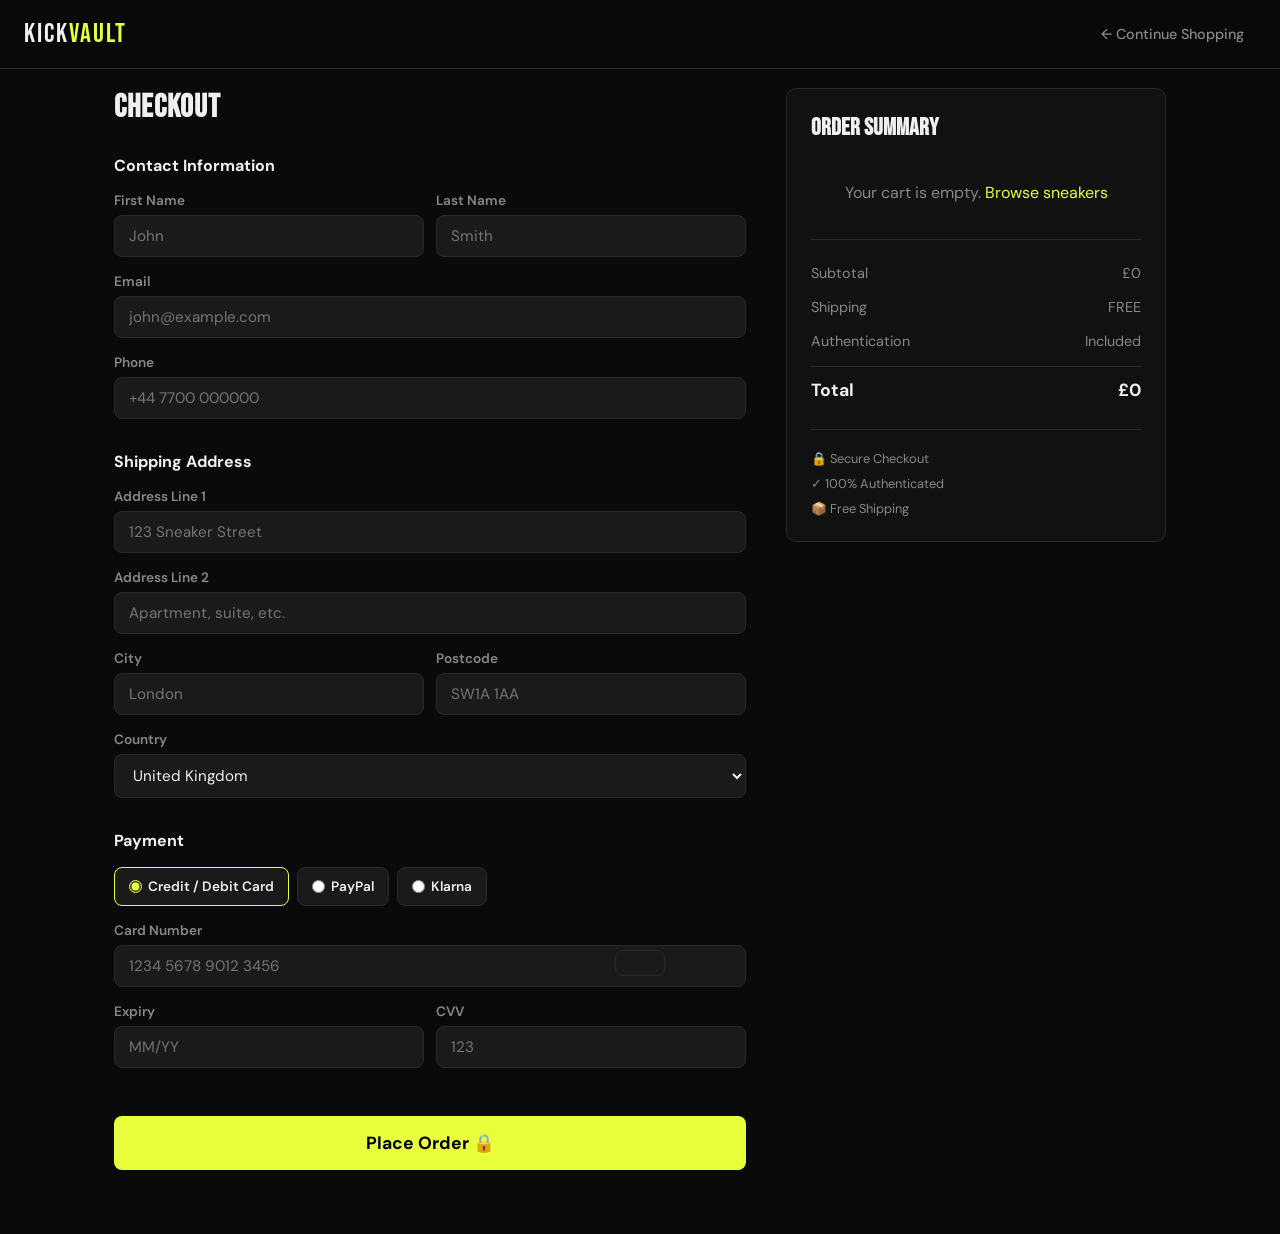
<file: kickvault/checkout.html>
<!DOCTYPE html>
<html lang="en">
<head>
  <meta charset="UTF-8" />
  <meta name="viewport" content="width=device-width, initial-scale=1.0" />
  <title>Checkout — KickVault</title>
  <link rel="stylesheet" href="css/style.css" />
  <link rel="preconnect" href="https://fonts.googleapis.com" />
  <link href="https://fonts.googleapis.com/css2?family=Bebas+Neue&family=DM+Sans:wght@300;400;500;600;700&display=swap" rel="stylesheet" />
</head>
<body>
  <nav class="nav" id="nav">
    <div class="nav-inner">
      <a href="index.html" class="logo">KICK<span>VAULT</span></a>
      <div class="nav-links">
        <a href="browse.html">← Continue Shopping</a>
      </div>
    </div>
  </nav>

  <div class="checkout-page">
    <div class="checkout-left">
      <h2>Checkout</h2>

      <div class="checkout-section">
        <h3>Contact Information</h3>
        <div class="form-row">
          <div class="form-group"><label>First Name</label><input type="text" placeholder="John" /></div>
          <div class="form-group"><label>Last Name</label><input type="text" placeholder="Smith" /></div>
        </div>
        <div class="form-group"><label>Email</label><input type="email" placeholder="john@example.com" /></div>
        <div class="form-group"><label>Phone</label><input type="tel" placeholder="+44 7700 000000" /></div>
      </div>

      <div class="checkout-section">
        <h3>Shipping Address</h3>
        <div class="form-group"><label>Address Line 1</label><input type="text" placeholder="123 Sneaker Street" /></div>
        <div class="form-group"><label>Address Line 2</label><input type="text" placeholder="Apartment, suite, etc." /></div>
        <div class="form-row">
          <div class="form-group"><label>City</label><input type="text" placeholder="London" /></div>
          <div class="form-group"><label>Postcode</label><input type="text" placeholder="SW1A 1AA" /></div>
        </div>
        <div class="form-group"><label>Country</label>
          <select><option>United Kingdom</option><option>United States</option><option>Germany</option><option>France</option></select>
        </div>
      </div>

      <div class="checkout-section">
        <h3>Payment</h3>
        <div class="payment-methods">
          <label class="pay-method active"><input type="radio" name="pay" value="card" checked /> Credit / Debit Card</label>
          <label class="pay-method"><input type="radio" name="pay" value="paypal" /> PayPal</label>
          <label class="pay-method"><input type="radio" name="pay" value="klarna" /> Klarna</label>
        </div>
        <div class="form-group"><label>Card Number</label><input type="text" placeholder="1234 5678 9012 3456" maxlength="19" /></div>
        <div class="form-row">
          <div class="form-group"><label>Expiry</label><input type="text" placeholder="MM/YY" maxlength="5" /></div>
          <div class="form-group"><label>CVV</label><input type="text" placeholder="123" maxlength="4" /></div>
        </div>
      </div>

      <button class="btn-primary" style="width:100%;font-size:1.1rem;padding:16px" onclick="placeOrder()">Place Order 🔒</button>
    </div>

    <div class="checkout-right">
      <h3>Order Summary</h3>
      <div id="checkoutItems"></div>
      <div class="checkout-totals">
        <div class="total-row"><span>Subtotal</span><span id="checkoutSubtotal">£0</span></div>
        <div class="total-row"><span>Shipping</span><span>FREE</span></div>
        <div class="total-row"><span>Authentication</span><span>Included</span></div>
        <div class="total-row big"><span>Total</span><span id="checkoutTotal">£0</span></div>
      </div>
      <div class="checkout-badge">
        <span>🔒 Secure Checkout</span>
        <span>✓ 100% Authenticated</span>
        <span>📦 Free Shipping</span>
      </div>
    </div>
  </div>

  <div class="toast" id="toast"></div>

  <!-- Order Confirmation Modal -->
  <div class="modal-overlay" id="confirmModal" style="display:none">
    <div class="confirm-modal">
      <div class="confirm-icon">✓</div>
      <h2>Order Confirmed!</h2>
      <p>Your order has been placed successfully. We'll authenticate your sneakers and ship them within 3-5 business days.</p>
      <p class="order-num">Order #KV-<span id="orderNum"></span></p>
      <a href="index.html" class="btn-primary">Back to Home</a>
    </div>
  </div>

  <script src="js/data.js"></script>
  <script src="js/cart.js"></script>
  <script src="js/app.js"></script>
  <script src="js/checkout.js"></script>
</body>
</html>
</file>
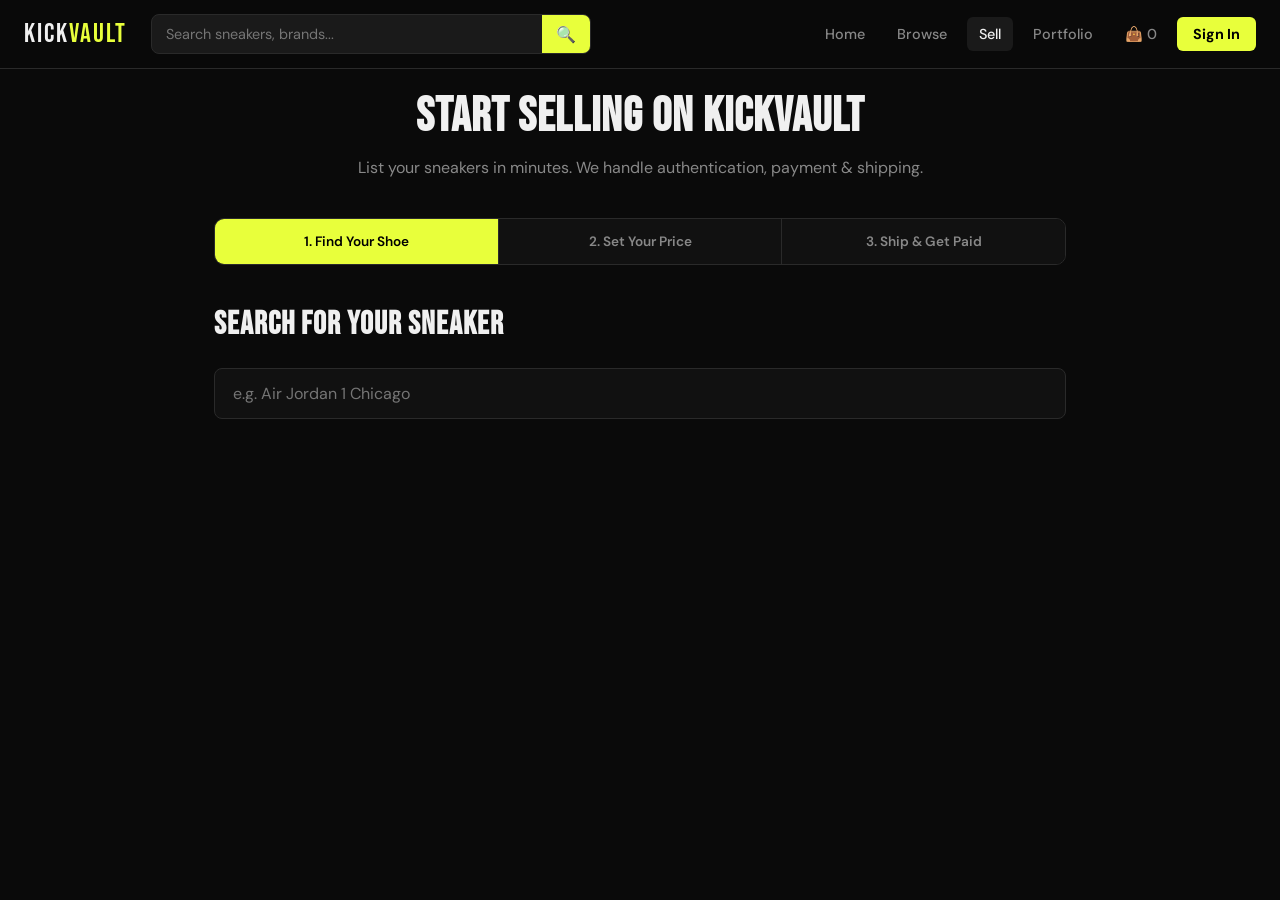
<file: kickvault/sell.html>
<!DOCTYPE html>
<html lang="en">
<head>
  <meta charset="UTF-8" />
  <meta name="viewport" content="width=device-width, initial-scale=1.0" />
  <title>Sell — KickVault</title>
  <link rel="stylesheet" href="css/style.css" />
  <link rel="preconnect" href="https://fonts.googleapis.com" />
  <link href="https://fonts.googleapis.com/css2?family=Bebas+Neue&family=DM+Sans:wght@300;400;500;600;700&display=swap" rel="stylesheet" />
</head>
<body>

  <nav class="nav" id="nav">
    <div class="nav-inner">
      <a href="index.html" class="logo">KICK<span>VAULT</span></a>
      <div class="nav-search">
        <input type="text" id="searchInput" placeholder="Search sneakers, brands..." />
        <button onclick="handleSearch()">&#128269;</button>
      </div>
      <div class="nav-links">
        <a href="index.html">Home</a>
        <a href="browse.html">Browse</a>
        <a href="sell.html" class="active">Sell</a>
        <a href="portfolio.html">Portfolio</a>
        <a href="#" class="nav-cart" onclick="openCart()">&#128092; <span id="cartCount">0</span></a>
        <a href="login.html" class="btn-nav">Sign In</a>
      </div>
      <button class="hamburger" onclick="toggleMenu()">&#9776;</button>
    </div>
    <div class="mobile-menu" id="mobileMenu">
      <a href="index.html">Home</a>
      <a href="browse.html">Browse</a>
      <a href="sell.html">Sell</a>
      <a href="portfolio.html">Portfolio</a>
      <a href="login.html">Sign In</a>
    </div>
  </nav>

  <div class="sell-page">
    <div class="sell-hero">
      <h1>Start Selling on KickVault</h1>
      <p>List your sneakers in minutes. We handle authentication, payment & shipping.</p>
    </div>

    <div class="sell-steps-bar">
      <div class="sell-step active" id="step-tab-1">1. Find Your Shoe</div>
      <div class="sell-step" id="step-tab-2">2. Set Your Price</div>
      <div class="sell-step" id="step-tab-3">3. Ship & Get Paid</div>
    </div>

    <div class="sell-form-wrap">
      <!-- STEP 1 -->
      <div class="sell-step-content active" id="step1">
        <h2>Search for your sneaker</h2>
        <div class="sell-search">
          <input type="text" id="sellSearch" placeholder="e.g. Air Jordan 1 Chicago" oninput="searchSellProducts(this.value)" />
        </div>
        <div class="sell-results" id="sellResults"></div>
        <div class="selected-shoe" id="selectedShoe" style="display:none">
          <h3>Selected:</h3>
          <div id="selectedShoeCard"></div>
          <button class="btn-primary" onclick="goToStep(2)">Continue →</button>
        </div>
      </div>

      <!-- STEP 2 -->
      <div class="sell-step-content" id="step2">
        <h2>Set your ask price</h2>
        <div class="price-inputs" id="sellPriceSection">
          <div class="price-info" id="sellPriceInfo"></div>
          <div class="ask-form">
            <label>Your Ask Price (£)</label>
            <div class="ask-input-wrap">
              <span>£</span>
              <input type="number" id="askPrice" placeholder="0" oninput="updatePayout()" />
            </div>
            <div class="size-selector">
              <label>Size (UK)</label>
              <div class="size-grid" id="sellSizeGrid">
                <button class="size-btn" onclick="selectSellSize(this,'6')">6</button>
                <button class="size-btn" onclick="selectSellSize(this,'6.5')">6.5</button>
                <button class="size-btn" onclick="selectSellSize(this,'7')">7</button>
                <button class="size-btn" onclick="selectSellSize(this,'7.5')">7.5</button>
                <button class="size-btn" onclick="selectSellSize(this,'8')">8</button>
                <button class="size-btn" onclick="selectSellSize(this,'8.5')">8.5</button>
                <button class="size-btn" onclick="selectSellSize(this,'9')">9</button>
                <button class="size-btn" onclick="selectSellSize(this,'9.5')">9.5</button>
                <button class="size-btn" onclick="selectSellSize(this,'10')">10</button>
                <button class="size-btn" onclick="selectSellSize(this,'11')">11</button>
                <button class="size-btn" onclick="selectSellSize(this,'12')">12</button>
              </div>
            </div>
            <div class="payout-summary" id="payoutSummary" style="display:none">
              <div class="payout-row"><span>Your Ask</span><span id="payoutAsk">£0</span></div>
              <div class="payout-row"><span>Seller Fee (9.5%)</span><span id="payoutFee">-£0</span></div>
              <div class="payout-row"><span>Processing</span><span>-£5.00</span></div>
              <div class="payout-row total"><span>You Receive</span><span id="payoutNet">£0</span></div>
            </div>
          </div>
        </div>
        <div class="step-nav">
          <button class="btn-secondary" onclick="goToStep(1)">← Back</button>
          <button class="btn-primary" onclick="goToStep(3)">Continue →</button>
        </div>
      </div>

      <!-- STEP 3 -->
      <div class="sell-step-content" id="step3">
        <h2>Almost there!</h2>
        <div class="final-form">
          <div class="form-group">
            <label>Full Name</label>
            <input type="text" placeholder="John Smith" />
          </div>
          <div class="form-group">
            <label>Email</label>
            <input type="email" placeholder="john@example.com" />
          </div>
          <div class="form-group">
            <label>PayPal / Bank Details</label>
            <input type="text" placeholder="PayPal email or bank account" />
          </div>
          <div class="form-group">
            <label>Collection Address</label>
            <textarea placeholder="We'll arrange a courier to collect your item"></textarea>
          </div>
          <div class="listing-summary" id="listingSummary"></div>
          <div class="step-nav">
            <button class="btn-secondary" onclick="goToStep(2)">← Back</button>
            <button class="btn-primary" onclick="submitListing()">List My Shoe 🚀</button>
          </div>
        </div>
      </div>
    </div>
  </div>

  <!-- CART -->
  <div class="cart-overlay" id="cartOverlay" onclick="closeCart()"></div>
  <div class="cart-sidebar" id="cartSidebar">
    <div class="cart-header">
      <h3>Your Cart</h3>
      <button onclick="closeCart()">✕</button>
    </div>
    <div class="cart-items" id="cartItems"><p class="cart-empty">Your cart is empty.</p></div>
    <div class="cart-footer">
      <div class="cart-total">Total: <span id="cartTotal">£0.00</span></div>
      <a href="checkout.html" class="btn-primary" style="display:block;text-align:center;margin-top:12px">Checkout</a>
    </div>
  </div>
  <div class="toast" id="toast"></div>

  <script src="js/data.js"></script>
  <script src="js/cart.js"></script>
  <script src="js/app.js"></script>
  <script src="js/sell.js"></script>
</body>
</html>
</file>
<file: kickvault/css/style.css>
/* ===== VARIABLES ===== */
:root {
  --bg: #0a0a0a;
  --bg2: #111111;
  --bg3: #1a1a1a;
  --border: #2a2a2a;
  --text: #f0f0f0;
  --text2: #888;
  --accent: #e8ff3b;
  --accent2: #ff3b3b;
  --green: #3bff8a;
  --red: #ff3b3b;
  --font-display: 'Bebas Neue', sans-serif;
  --font-body: 'DM Sans', sans-serif;
  --radius: 10px;
  --transition: 0.2s ease;
}

/* ===== RESET ===== */
*, *::before, *::after { box-sizing: border-box; margin: 0; padding: 0; }
html { scroll-behavior: smooth; }
body {
  font-family: var(--font-body);
  background: var(--bg);
  color: var(--text);
  min-height: 100vh;
  overflow-x: hidden;
}
a { text-decoration: none; color: inherit; }
img { max-width: 100%; display: block; }
input, select, textarea, button { font-family: var(--font-body); }

/* ===== NAV ===== */
.nav {
  position: fixed; top: 0; left: 0; right: 0; z-index: 100;
  background: rgba(10,10,10,0.95);
  backdrop-filter: blur(16px);
  border-bottom: 1px solid var(--border);
}
.nav-inner {
  max-width: 1400px; margin: 0 auto;
  display: flex; align-items: center; gap: 24px;
  padding: 0 24px; height: 68px;
}
.logo {
  font-family: var(--font-display);
  font-size: 1.7rem; letter-spacing: 2px;
  color: var(--text); white-space: nowrap;
}
.logo span { color: var(--accent); }
.nav-search {
  flex: 1; display: flex;
  background: var(--bg3); border: 1px solid var(--border);
  border-radius: 8px; overflow: hidden; max-width: 440px;
}
.nav-search input {
  flex: 1; background: transparent; border: none;
  padding: 10px 14px; color: var(--text); font-size: 0.9rem; outline: none;
}
.nav-search button {
  background: var(--accent); border: none; padding: 0 14px;
  cursor: pointer; font-size: 1rem; transition: opacity var(--transition);
}
.nav-search button:hover { opacity: 0.85; }
.nav-links {
  display: flex; align-items: center; gap: 8px; margin-left: auto;
}
.nav-links a {
  padding: 8px 12px; border-radius: 6px; font-size: 0.9rem;
  font-weight: 500; color: var(--text2); transition: color var(--transition), background var(--transition);
}
.nav-links a:hover, .nav-links a.active { color: var(--text); background: var(--bg3); }
.nav-cart { position: relative; }
.btn-nav {
  background: var(--accent) !important;
  color: #000 !important; font-weight: 700 !important;
  border-radius: 6px !important; padding: 8px 16px !important;
}
.btn-nav:hover { opacity: 0.9; background: var(--accent) !important; }
.hamburger {
  display: none; background: none; border: none;
  font-size: 1.5rem; color: var(--text); cursor: pointer;
}
.mobile-menu {
  display: none; flex-direction: column;
  background: var(--bg2); border-top: 1px solid var(--border);
  padding: 12px 24px;
}
.mobile-menu a { padding: 10px 0; border-bottom: 1px solid var(--border); color: var(--text2); }
.mobile-menu.open { display: flex; }

/* ===== BUTTONS ===== */
.btn-primary {
  background: var(--accent); color: #000;
  border: none; border-radius: 8px;
  padding: 12px 28px; font-weight: 700;
  font-size: 0.95rem; cursor: pointer;
  transition: transform var(--transition), opacity var(--transition);
  display: inline-block;
}
.btn-primary:hover { transform: translateY(-1px); opacity: 0.9; }
.btn-secondary {
  background: transparent; color: var(--text);
  border: 1px solid var(--border); border-radius: 8px;
  padding: 12px 28px; font-weight: 600;
  font-size: 0.95rem; cursor: pointer;
  transition: border-color var(--transition), background var(--transition);
  display: inline-block;
}
.btn-secondary:hover { border-color: var(--text2); background: var(--bg3); }

/* ===== HERO ===== */
.hero {
  min-height: 100vh; display: flex; align-items: center;
  position: relative; overflow: hidden; padding-top: 68px;
  padding: 68px 24px 0;
}
.hero-bg {
  position: absolute; inset: 0; z-index: 0;
  background: radial-gradient(ellipse 80% 60% at 70% 50%, rgba(232,255,59,0.07) 0%, transparent 70%),
              radial-gradient(ellipse 40% 40% at 20% 80%, rgba(255,59,59,0.05) 0%, transparent 60%);
}
.hero-content {
  position: relative; z-index: 1; max-width: 600px;
  margin: 0 auto 0 calc((100vw - 1200px) / 2);
  padding: 80px 0;
}
.hero-tag {
  display: inline-flex; align-items: center; gap: 8px;
  background: rgba(232,255,59,0.1); border: 1px solid rgba(232,255,59,0.3);
  color: var(--accent); padding: 6px 14px; border-radius: 100px;
  font-size: 0.8rem; font-weight: 600; letter-spacing: 0.5px;
  margin-bottom: 24px; text-transform: uppercase;
}
.hero h1 {
  font-family: var(--font-display);
  font-size: clamp(3.5rem, 7vw, 6rem);
  line-height: 0.95; letter-spacing: 1px;
  margin-bottom: 20px;
}
.hero h1 span { color: var(--accent); }
.hero-sub {
  color: var(--text2); font-size: 1.1rem; line-height: 1.7;
  max-width: 440px; margin-bottom: 36px;
}
.hero-cta { display: flex; gap: 12px; flex-wrap: wrap; margin-bottom: 56px; }
.hero-stats { display: flex; gap: 40px; }
.stat span {
  font-family: var(--font-display);
  font-size: 2.2rem; color: var(--accent); display: block;
}
.stat p { color: var(--text2); font-size: 0.85rem; }

.hero-shoe {
  position: absolute; right: 0; top: 50%; transform: translateY(-50%);
  width: 55%; z-index: 0; opacity: 0.9;
}
.hero-shoe img { width: 100%; filter: drop-shadow(0 40px 80px rgba(232,255,59,0.2)); }

/* ===== TICKER ===== */
.ticker-wrap {
  background: var(--accent); color: #000; overflow: hidden;
  padding: 10px 0; white-space: nowrap;
}
.ticker {
  display: inline-block;
  animation: ticker 30s linear infinite;
  font-weight: 600; font-size: 0.85rem; letter-spacing: 0.3px;
}
@keyframes ticker { 0% { transform: translateX(0); } 100% { transform: translateX(-50%); } }

/* ===== SECTIONS ===== */
.section {
  max-width: 1400px; margin: 0 auto; padding: 64px 24px;
}
.section-header {
  display: flex; align-items: center; justify-content: space-between;
  margin-bottom: 28px;
}
.section-header h2 {
  font-family: var(--font-display);
  font-size: 2.2rem; letter-spacing: 1px;
}
.section-header a { color: var(--accent); font-weight: 600; font-size: 0.9rem; }

/* ===== PRODUCT GRID ===== */
.product-grid {
  display: grid;
  grid-template-columns: repeat(auto-fill, minmax(220px, 1fr));
  gap: 16px;
}
.product-grid.wide {
  grid-template-columns: repeat(auto-fill, minmax(200px, 1fr));
}

.product-card {
  background: var(--bg2); border: 1px solid var(--border);
  border-radius: var(--radius); overflow: hidden; cursor: pointer;
  transition: transform 0.25s ease, border-color 0.25s ease, box-shadow 0.25s ease;
  position: relative;
}
.product-card:hover {
  transform: translateY(-4px);
  border-color: rgba(232,255,59,0.3);
  box-shadow: 0 12px 40px rgba(0,0,0,0.4);
}
.product-card-img {
  background: var(--bg3); padding: 20px;
  aspect-ratio: 1; display: flex; align-items: center; justify-content: center;
  overflow: hidden;
}
.product-card-img img {
  width: 100%; height: 100%; object-fit: contain;
  transition: transform 0.3s ease;
}
.product-card:hover .product-card-img img { transform: scale(1.05) rotate(-2deg); }
.product-card-body { padding: 14px; }
.product-card-brand {
  font-size: 0.7rem; font-weight: 700; color: var(--accent);
  text-transform: uppercase; letter-spacing: 1px; margin-bottom: 4px;
}
.product-card-name {
  font-size: 0.85rem; font-weight: 600; margin-bottom: 8px;
  line-height: 1.4; color: var(--text);
  display: -webkit-box; -webkit-line-clamp: 2; -webkit-box-orient: vertical; overflow: hidden;
}
.product-card-price {
  display: flex; align-items: center; justify-content: space-between;
}
.product-card-price .price {
  font-family: var(--font-display); font-size: 1.3rem; color: var(--text);
}
.product-card-price .change {
  font-size: 0.75rem; font-weight: 600; padding: 2px 8px;
  border-radius: 4px;
}
.change.up { background: rgba(59,255,138,0.1); color: var(--green); }
.change.down { background: rgba(255,59,59,0.1); color: var(--red); }
.product-card-actions {
  padding: 0 14px 14px; display: flex; gap: 8px;
}
.product-card-actions button {
  flex: 1; padding: 8px; border-radius: 6px;
  font-size: 0.8rem; font-weight: 600; cursor: pointer;
  transition: all var(--transition); border: none;
}
.btn-buy { background: var(--accent); color: #000; }
.btn-buy:hover { opacity: 0.85; }
.btn-wish { background: var(--bg3); color: var(--text2); border: 1px solid var(--border) !important; }
.btn-wish:hover { border-color: var(--text) !important; color: var(--text); }

/* ===== CATEGORIES ===== */
.categories-section {
  max-width: 1400px; margin: 0 auto; padding: 0 24px 64px;
}
.categories-section h2 {
  font-family: var(--font-display); font-size: 2.2rem;
  margin-bottom: 28px; letter-spacing: 1px;
}
.categories-grid {
  display: grid;
  grid-template-columns: repeat(auto-fill, minmax(180px, 1fr));
  gap: 16px;
}
.cat-card {
  background: var(--bg2); border: 1px solid var(--border);
  border-radius: var(--radius); overflow: hidden;
  transition: transform 0.2s ease, border-color 0.2s ease;
  cursor: pointer;
}
.cat-card:hover {
  transform: translateY(-3px);
  border-color: var(--accent);
}
.cat-img { background: var(--bg3); padding: 24px; }
.cat-img img { width: 100%; height: 80px; object-fit: contain; }
.cat-card span {
  display: block; padding: 10px 14px;
  font-weight: 700; font-size: 0.85rem;
  color: var(--accent);
}

/* ===== HOW IT WORKS ===== */
.how-section {
  background: var(--bg2); border-top: 1px solid var(--border);
  border-bottom: 1px solid var(--border);
  padding: 80px 24px;
}
.how-section h2 {
  font-family: var(--font-display); font-size: 2.5rem;
  text-align: center; margin-bottom: 56px; letter-spacing: 1px;
}
.steps {
  max-width: 1000px; margin: 0 auto;
  display: grid; grid-template-columns: repeat(auto-fit, minmax(200px, 1fr));
  gap: 32px;
}
.step { text-align: center; }
.step-num {
  font-family: var(--font-display); font-size: 4rem;
  color: var(--accent); opacity: 0.3; line-height: 1;
  margin-bottom: 12px;
}
.step h3 { font-size: 1.1rem; margin-bottom: 8px; }
.step p { color: var(--text2); font-size: 0.9rem; line-height: 1.6; }

/* ===== FOOTER ===== */
.footer {
  background: var(--bg2); border-top: 1px solid var(--border);
  padding: 64px 24px 24px;
}
.footer-inner {
  max-width: 1200px; margin: 0 auto;
  display: grid; grid-template-columns: 1fr 2fr;
  gap: 64px; margin-bottom: 48px;
}
.footer-brand .logo { font-size: 1.5rem; margin-bottom: 12px; }
.footer-brand p { color: var(--text2); font-size: 0.9rem; line-height: 1.6; max-width: 260px; }
.footer-links { display: grid; grid-template-columns: repeat(3, 1fr); gap: 32px; }
.footer-links h4 { font-size: 0.8rem; text-transform: uppercase; letter-spacing: 1px; color: var(--text2); margin-bottom: 16px; }
.footer-links a { display: block; color: var(--text2); font-size: 0.9rem; margin-bottom: 10px; transition: color var(--transition); }
.footer-links a:hover { color: var(--text); }
.footer-bottom {
  max-width: 1200px; margin: 0 auto;
  border-top: 1px solid var(--border); padding-top: 24px;
  color: var(--text2); font-size: 0.8rem;
}

/* ===== CART ===== */
.cart-overlay {
  display: none; position: fixed; inset: 0; background: rgba(0,0,0,0.6); z-index: 200;
}
.cart-overlay.open { display: block; }
.cart-sidebar {
  position: fixed; top: 0; right: -420px; bottom: 0; width: 400px;
  background: var(--bg2); border-left: 1px solid var(--border);
  z-index: 201; display: flex; flex-direction: column;
  transition: right 0.3s ease;
}
.cart-sidebar.open { right: 0; }
.cart-header {
  display: flex; align-items: center; justify-content: space-between;
  padding: 20px 24px; border-bottom: 1px solid var(--border);
}
.cart-header h3 { font-size: 1.1rem; font-weight: 700; }
.cart-header button {
  background: none; border: none; color: var(--text2);
  font-size: 1.2rem; cursor: pointer;
}
.cart-items { flex: 1; overflow-y: auto; padding: 16px 24px; }
.cart-empty { color: var(--text2); text-align: center; padding: 40px 0; }
.cart-item {
  display: flex; gap: 12px; padding: 12px 0;
  border-bottom: 1px solid var(--border);
}
.cart-item-img {
  width: 64px; height: 64px; background: var(--bg3);
  border-radius: 8px; overflow: hidden; flex-shrink: 0;
  display: flex; align-items: center; justify-content: center;
  padding: 6px;
}
.cart-item-img img { width: 100%; object-fit: contain; }
.cart-item-info { flex: 1; }
.cart-item-info .brand { font-size: 0.7rem; color: var(--accent); font-weight: 600; text-transform: uppercase; }
.cart-item-info .name { font-size: 0.85rem; font-weight: 600; margin: 2px 0 4px; }
.cart-item-info .size { font-size: 0.75rem; color: var(--text2); }
.cart-item-right { text-align: right; }
.cart-item-right .price { font-family: var(--font-display); font-size: 1.2rem; }
.cart-item-right button {
  background: none; border: none; color: var(--red);
  cursor: pointer; font-size: 0.75rem; margin-top: 4px;
}
.cart-footer {
  padding: 16px 24px; border-top: 1px solid var(--border);
  background: var(--bg3);
}
.cart-total { font-size: 1.1rem; font-weight: 700; display: flex; justify-content: space-between; }

/* ===== TOAST ===== */
.toast {
  position: fixed; bottom: 24px; left: 50%; transform: translateX(-50%) translateY(100px);
  background: var(--bg3); border: 1px solid var(--border);
  color: var(--text); padding: 12px 24px; border-radius: 8px;
  font-weight: 600; font-size: 0.9rem; z-index: 500;
  transition: transform 0.3s ease; white-space: nowrap;
}
.toast.show { transform: translateX(-50%) translateY(0); }

/* ===== BROWSE PAGE ===== */
.browse-page {
  display: flex; max-width: 1400px; margin: 0 auto;
  padding: 88px 24px 64px; gap: 32px; min-height: 100vh;
}
.filters {
  width: 240px; flex-shrink: 0; position: sticky; top: 88px;
  align-self: flex-start;
}
.filters h3 {
  font-family: var(--font-display); font-size: 1.5rem;
  margin-bottom: 24px; letter-spacing: 1px;
}
.filter-group { margin-bottom: 28px; }
.filter-group > label {
  display: block; font-size: 0.8rem; text-transform: uppercase;
  letter-spacing: 1px; color: var(--text2); font-weight: 600; margin-bottom: 12px;
}
.filter-checkboxes { display: flex; flex-direction: column; gap: 8px; }
.filter-checkboxes label {
  display: flex; align-items: center; gap: 8px;
  font-size: 0.9rem; color: var(--text2); cursor: pointer;
  transition: color var(--transition);
}
.filter-checkboxes label:hover { color: var(--text); }
.filter-checkboxes input[type="checkbox"] { accent-color: var(--accent); }
.size-grid {
  display: grid; grid-template-columns: repeat(4, 1fr); gap: 6px;
}
.size-btn {
  background: var(--bg3); border: 1px solid var(--border);
  color: var(--text2); padding: 8px 4px; border-radius: 6px;
  font-size: 0.8rem; cursor: pointer; transition: all var(--transition);
}
.size-btn:hover, .size-btn.active {
  background: var(--accent); color: #000; border-color: var(--accent); font-weight: 700;
}
input[type="range"] {
  width: 100%; accent-color: var(--accent); margin-top: 8px;
}
.btn-clear {
  width: 100%; background: none; border: 1px solid var(--border);
  color: var(--text2); padding: 10px; border-radius: 8px;
  cursor: pointer; font-size: 0.85rem; transition: all var(--transition);
}
.btn-clear:hover { border-color: var(--red); color: var(--red); }
.browse-results { flex: 1; }
.browse-top {
  display: flex; align-items: center; justify-content: space-between;
  margin-bottom: 20px;
}
.browse-top h2 {
  font-family: var(--font-display); font-size: 1.8rem; letter-spacing: 1px;
}
select {
  background: var(--bg3); border: 1px solid var(--border);
  color: var(--text); padding: 8px 12px; border-radius: 8px;
  font-size: 0.9rem; cursor: pointer; outline: none;
}

/* ===== PRODUCT PAGE ===== */
.product-page {
  max-width: 1200px; margin: 0 auto; padding: 88px 24px 64px;
}
.product-detail {
  display: grid; grid-template-columns: 1fr 1fr; gap: 64px; margin-bottom: 64px;
}
.product-gallery {
  position: sticky; top: 88px; align-self: flex-start;
}
.product-main-img {
  background: var(--bg2); border: 1px solid var(--border);
  border-radius: var(--radius); padding: 40px;
  display: flex; align-items: center; justify-content: center;
  aspect-ratio: 1; margin-bottom: 12px;
}
.product-main-img img { width: 100%; object-fit: contain; }
.product-info h1 { font-family: var(--font-display); font-size: 2.2rem; line-height: 1.1; margin-bottom: 8px; }
.product-sku { color: var(--text2); font-size: 0.85rem; margin-bottom: 20px; }
.product-market {
  background: var(--bg2); border: 1px solid var(--border);
  border-radius: var(--radius); padding: 20px; margin-bottom: 24px;
}
.market-row {
  display: flex; justify-content: space-between; align-items: center;
  margin-bottom: 8px;
}
.market-row:last-child { margin-bottom: 0; }
.market-label { color: var(--text2); font-size: 0.85rem; }
.market-val { font-weight: 700; }
.market-price {
  font-family: var(--font-display); font-size: 2rem; color: var(--accent);
}
.product-sizes { margin-bottom: 24px; }
.product-sizes h3 { font-size: 0.9rem; font-weight: 600; margin-bottom: 12px; }
.product-sizes .size-grid { grid-template-columns: repeat(6, 1fr); }
.product-buy-actions { display: flex; flex-direction: column; gap: 12px; }
.product-buy-actions .btn-primary { width: 100%; text-align: center; padding: 16px; font-size: 1rem; }
.product-buy-actions .btn-secondary { width: 100%; text-align: center; }
.auth-badge {
  display: flex; align-items: center; gap: 8px; margin-top: 16px;
  color: var(--text2); font-size: 0.8rem;
}
.auth-badge::before { content: '✓'; color: var(--green); font-weight: 700; }
.product-stats {
  display: grid; grid-template-columns: repeat(4,1fr); gap: 12px; margin-bottom: 32px;
}
.pstat {
  background: var(--bg2); border: 1px solid var(--border);
  border-radius: 8px; padding: 14px; text-align: center;
}
.pstat span { display: block; font-family: var(--font-display); font-size: 1.4rem; color: var(--accent); }
.pstat p { font-size: 0.75rem; color: var(--text2); margin-top: 4px; }
.related-section { margin-top: 64px; }
.related-section h2 {
  font-family: var(--font-display); font-size: 1.8rem; margin-bottom: 20px; letter-spacing: 1px;
}

/* ===== SELL PAGE ===== */
.sell-page { max-width: 900px; margin: 0 auto; padding: 88px 24px 64px; }
.sell-hero { text-align: center; margin-bottom: 40px; }
.sell-hero h1 { font-family: var(--font-display); font-size: 3rem; letter-spacing: 1px; margin-bottom: 12px; }
.sell-hero p { color: var(--text2); }
.sell-steps-bar {
  display: flex; border: 1px solid var(--border);
  border-radius: var(--radius); overflow: hidden; margin-bottom: 40px;
}
.sell-step {
  flex: 1; padding: 14px; text-align: center;
  background: var(--bg2); color: var(--text2);
  font-size: 0.85rem; font-weight: 600;
  border-right: 1px solid var(--border); cursor: pointer;
  transition: all var(--transition);
}
.sell-step:last-child { border-right: none; }
.sell-step.active { background: var(--accent); color: #000; }
.sell-step-content { display: none; }
.sell-step-content.active { display: block; }
.sell-step-content h2 {
  font-family: var(--font-display); font-size: 2rem; margin-bottom: 24px; letter-spacing: 1px;
}
.sell-search { margin-bottom: 20px; }
.sell-search input {
  width: 100%; background: var(--bg2); border: 1px solid var(--border);
  color: var(--text); padding: 14px 18px; border-radius: 8px;
  font-size: 1rem; outline: none; transition: border-color var(--transition);
}
.sell-search input:focus { border-color: var(--accent); }
.sell-results { display: grid; grid-template-columns: repeat(auto-fill, minmax(200px, 1fr)); gap: 12px; }
.sell-result-card {
  background: var(--bg2); border: 1px solid var(--border);
  border-radius: 8px; padding: 12px; cursor: pointer;
  transition: border-color var(--transition);
}
.sell-result-card:hover { border-color: var(--accent); }
.sell-result-card img { width: 100%; height: 100px; object-fit: contain; background: var(--bg3); border-radius: 6px; margin-bottom: 8px; }
.sell-result-card .brand { font-size: 0.7rem; color: var(--accent); font-weight: 700; text-transform: uppercase; }
.sell-result-card .name { font-size: 0.85rem; font-weight: 600; }
.sell-result-card .price { font-family: var(--font-display); font-size: 1.1rem; color: var(--text2); }
.selected-shoe { margin-top: 24px; padding: 20px; background: var(--bg2); border: 1px solid var(--accent); border-radius: var(--radius); }
.selected-shoe h3 { color: var(--accent); font-size: 0.85rem; text-transform: uppercase; letter-spacing: 1px; margin-bottom: 12px; }
.selected-shoe .btn-primary { margin-top: 16px; }
.price-info {
  background: var(--bg2); border: 1px solid var(--border);
  border-radius: var(--radius); padding: 20px; margin-bottom: 24px;
}
.ask-form { background: var(--bg2); border: 1px solid var(--border); border-radius: var(--radius); padding: 24px; }
.ask-form label { display: block; font-size: 0.85rem; color: var(--text2); margin-bottom: 8px; font-weight: 600; }
.ask-input-wrap {
  display: flex; align-items: center; gap: 8px;
  background: var(--bg3); border: 1px solid var(--border);
  border-radius: 8px; padding: 4px 12px; margin-bottom: 20px;
}
.ask-input-wrap span { color: var(--text2); font-size: 1.2rem; }
.ask-input-wrap input {
  flex: 1; background: transparent; border: none; color: var(--text);
  font-size: 1.5rem; font-weight: 700; padding: 8px 0; outline: none;
}
.payout-summary {
  border-top: 1px solid var(--border); margin-top: 20px; padding-top: 20px;
}
.payout-row {
  display: flex; justify-content: space-between; padding: 8px 0;
  font-size: 0.9rem; border-bottom: 1px solid var(--border);
}
.payout-row:last-child { border-bottom: none; }
.payout-row.total { font-weight: 700; font-size: 1rem; }
.payout-row.total span:last-child { color: var(--green); }
.step-nav { display: flex; gap: 12px; margin-top: 24px; }
.size-selector { margin-bottom: 20px; }
.size-selector label { display: block; font-size: 0.85rem; color: var(--text2); margin-bottom: 10px; font-weight: 600; }
.form-group { margin-bottom: 16px; }
.form-group label { display: block; font-size: 0.85rem; color: var(--text2); margin-bottom: 6px; font-weight: 600; }
.form-group input, .form-group textarea, .form-group select {
  width: 100%; background: var(--bg3); border: 1px solid var(--border);
  color: var(--text); padding: 10px 14px; border-radius: 8px;
  font-size: 0.95rem; outline: none; transition: border-color var(--transition);
}
.form-group input:focus, .form-group textarea:focus { border-color: var(--accent); }
.form-group textarea { min-height: 90px; resize: vertical; }
.listing-summary {
  background: var(--bg3); border: 1px solid var(--border);
  border-radius: 8px; padding: 16px; margin-bottom: 20px; font-size: 0.9rem;
}

/* ===== PORTFOLIO PAGE ===== */
.portfolio-page { max-width: 1200px; margin: 0 auto; padding: 88px 24px 64px; }
.portfolio-header { display: flex; align-items: flex-start; justify-content: space-between; margin-bottom: 32px; flex-wrap: wrap; gap: 24px; }
.portfolio-header h1 { font-family: var(--font-display); font-size: 2.5rem; letter-spacing: 1px; margin-bottom: 6px; }
.portfolio-header p { color: var(--text2); }
.portfolio-stats { display: flex; gap: 24px; }
.p-stat { text-align: center; background: var(--bg2); border: 1px solid var(--border); border-radius: 10px; padding: 16px 24px; }
.p-stat span { font-family: var(--font-display); font-size: 1.8rem; display: block; }
.p-stat p { color: var(--text2); font-size: 0.8rem; }
.p-stat .green { color: var(--green); }
.portfolio-tabs { display: flex; gap: 4px; margin-bottom: 28px; background: var(--bg2); border: 1px solid var(--border); border-radius: 8px; padding: 4px; width: fit-content; }
.ptab {
  padding: 8px 20px; border-radius: 6px; background: none;
  border: none; color: var(--text2); cursor: pointer;
  font-size: 0.9rem; font-weight: 600; transition: all var(--transition);
}
.ptab.active { background: var(--accent); color: #000; }

/* ===== AUTH PAGE ===== */
.auth-page {
  min-height: 100vh; display: flex; align-items: center; justify-content: center;
  padding: 100px 24px;
  background: radial-gradient(ellipse 60% 60% at 50% 50%, rgba(232,255,59,0.05) 0%, transparent 70%);
}
.auth-card {
  background: var(--bg2); border: 1px solid var(--border);
  border-radius: 16px; padding: 40px; width: 100%; max-width: 420px;
}
.auth-logo {
  font-family: var(--font-display); font-size: 2rem; letter-spacing: 2px;
  text-align: center; margin-bottom: 28px;
}
.auth-logo span { color: var(--accent); }
.auth-tabs { display: flex; margin-bottom: 24px; background: var(--bg3); border-radius: 8px; padding: 4px; }
.auth-tab {
  flex: 1; padding: 8px; background: none; border: none;
  color: var(--text2); cursor: pointer; border-radius: 6px;
  font-weight: 600; font-size: 0.9rem; transition: all var(--transition);
}
.auth-tab.active { background: var(--accent); color: #000; }
.auth-link { display: block; text-align: center; margin-top: 16px; color: var(--text2); font-size: 0.85rem; }
.auth-link:hover { color: var(--accent); }

/* ===== CHECKOUT PAGE ===== */
.checkout-page {
  max-width: 1100px; margin: 0 auto;
  display: grid; grid-template-columns: 1fr 380px; gap: 40px;
  padding: 88px 24px 64px; min-height: 100vh;
}
.checkout-left h2 { font-family: var(--font-display); font-size: 2rem; margin-bottom: 28px; letter-spacing: 1px; }
.checkout-section { margin-bottom: 32px; }
.checkout-section h3 { font-weight: 700; font-size: 1rem; margin-bottom: 16px; }
.form-row { display: grid; grid-template-columns: 1fr 1fr; gap: 12px; }
.payment-methods { display: flex; gap: 8px; margin-bottom: 16px; flex-wrap: wrap; }
.pay-method {
  display: flex; align-items: center; gap: 6px;
  background: var(--bg3); border: 1px solid var(--border);
  border-radius: 8px; padding: 10px 14px; cursor: pointer;
  font-size: 0.85rem; font-weight: 600; transition: border-color var(--transition);
}
.pay-method:has(input:checked) { border-color: var(--accent); }
.pay-method input { accent-color: var(--accent); }
.checkout-right {
  background: var(--bg2); border: 1px solid var(--border);
  border-radius: var(--radius); padding: 24px;
  position: sticky; top: 88px; align-self: flex-start; height: fit-content;
}
.checkout-right h3 { font-family: var(--font-display); font-size: 1.5rem; margin-bottom: 20px; }
.checkout-totals { border-top: 1px solid var(--border); margin-top: 16px; padding-top: 16px; }
.total-row {
  display: flex; justify-content: space-between;
  padding: 8px 0; font-size: 0.9rem; color: var(--text2);
}
.total-row.big { font-size: 1.1rem; font-weight: 700; color: var(--text); border-top: 1px solid var(--border); padding-top: 12px; margin-top: 8px; }
.checkout-badge {
  display: flex; flex-direction: column; gap: 8px;
  margin-top: 20px; padding-top: 20px; border-top: 1px solid var(--border);
  font-size: 0.8rem; color: var(--text2);
}
.checkout-badge span::before { content: ''; }
.modal-overlay {
  position: fixed; inset: 0; background: rgba(0,0,0,0.8);
  display: flex; align-items: center; justify-content: center; z-index: 300;
}
.confirm-modal {
  background: var(--bg2); border: 1px solid var(--border);
  border-radius: 16px; padding: 48px; max-width: 440px; text-align: center;
}
.confirm-icon {
  width: 64px; height: 64px; border-radius: 50%;
  background: var(--green); color: #000; font-size: 2rem;
  display: flex; align-items: center; justify-content: center;
  margin: 0 auto 20px; font-weight: 700;
}
.confirm-modal h2 { font-family: var(--font-display); font-size: 2rem; margin-bottom: 12px; }
.confirm-modal p { color: var(--text2); margin-bottom: 8px; line-height: 1.6; }
.order-num { font-weight: 700; color: var(--accent) !important; margin-bottom: 24px !important; }
.green { color: var(--green); }
.red { color: var(--red); }

/* ===== RESPONSIVE ===== */
@media (max-width: 1024px) {
  .hero-shoe { display: none; }
  .hero-content { margin: 0 auto; text-align: center; }
  .hero-cta { justify-content: center; }
  .hero-stats { justify-content: center; }
  .footer-inner { grid-template-columns: 1fr; gap: 32px; }
  .product-detail { grid-template-columns: 1fr; }
  .checkout-page { grid-template-columns: 1fr; }
  .portfolio-header { flex-direction: column; }
}
@media (max-width: 768px) {
  .nav-search { display: none; }
  .nav-links { display: none; }
  .hamburger { display: block; }
  .browse-page { flex-direction: column; }
  .filters { width: 100%; position: static; }
  .product-stats { grid-template-columns: repeat(2,1fr); }
  .footer-links { grid-template-columns: repeat(2,1fr); }
  .categories-grid { grid-template-columns: repeat(3,1fr); }
  .steps { grid-template-columns: repeat(2,1fr); }
  .hero h1 { font-size: 3rem; }
  .portfolio-stats { flex-direction: column; gap: 12px; }
}
</file>
